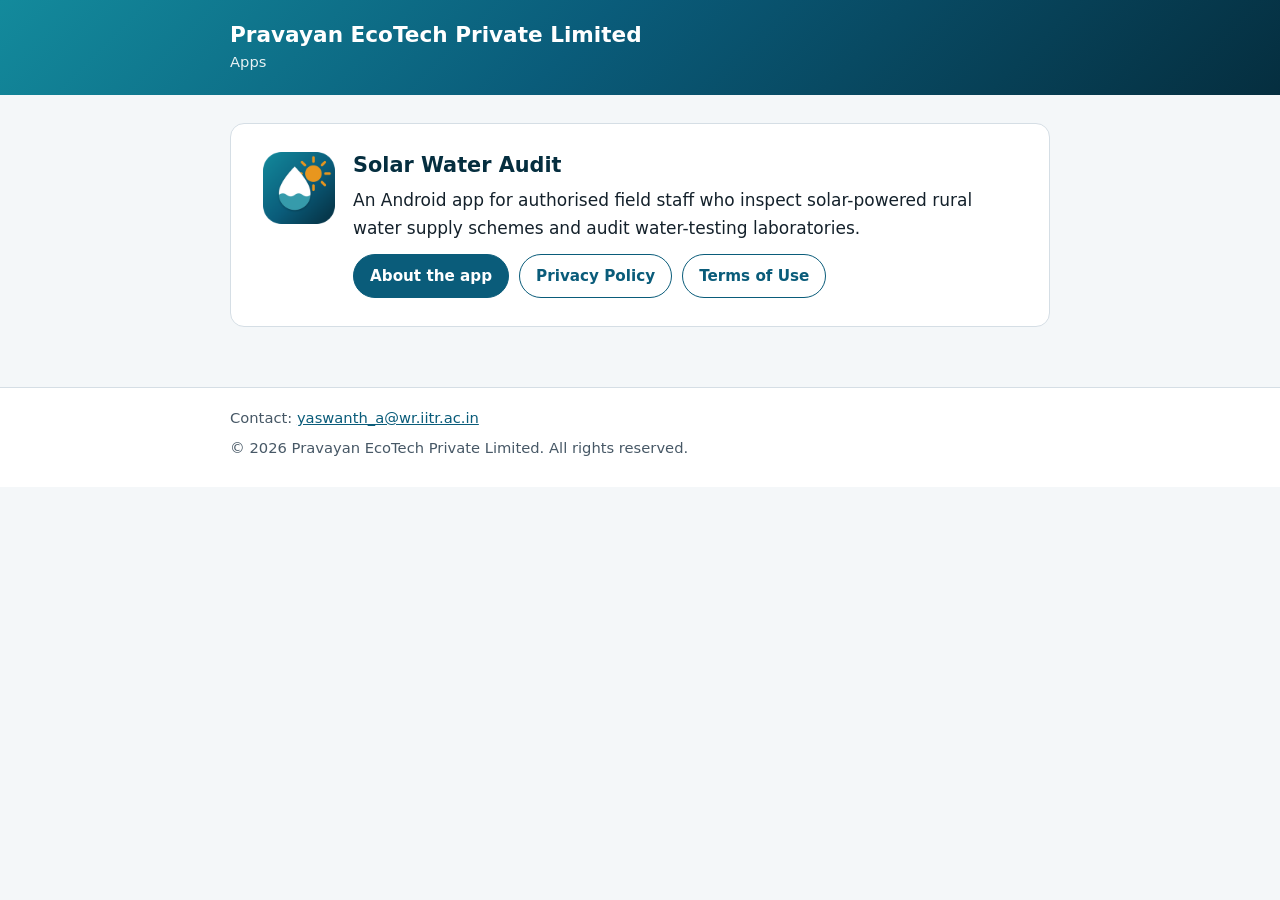
<file: index.html>
<!DOCTYPE html>
<html lang="en">
<head>
  <meta charset="utf-8">
  <meta name="viewport" content="width=device-width, initial-scale=1">
  <title>Pravayan EcoTech Private Limited</title>
  <meta name="description" content="Apps by Pravayan EcoTech Private Limited: Solar Water Audit.">
  <link rel="canonical" href="https://yaswanth-a12.github.io/">
  <link rel="icon" type="image/png" sizes="32x32" href="assets/favicon-32.png">
  <link rel="apple-touch-icon" href="assets/apple-touch-icon.png">
  <link rel="stylesheet" href="assets/site.css">
</head>
<body>
  <a class="skip-link" href="#content">Skip to content</a>
  <header class="site-header">
    <div class="wrap">
      <div>
        <p class="brand-name"><a href="https://yaswanth-a12.github.io/">Pravayan EcoTech Private Limited</a></p>
        <p class="brand-sub">Apps</p>
      </div>
    </div>
  </header>

  <main id="content">
    <div class="wrap">
      <section class="card app-tile" aria-labelledby="swa">
        <img src="assets/app-icon-192.png" alt="Solar Water Audit app icon: a water drop under a rising sun">
        <div>
          <h2 id="swa">Solar Water Audit</h2>
          <p>An Android app for authorised field staff who inspect solar-powered rural water supply schemes and audit water-testing laboratories.</p>
          <div class="links">
            <a class="button primary" href="https://yaswanth-a12.github.io/solar-water-audit/">About the app</a>
            <a class="button" href="https://yaswanth-a12.github.io/solar-water-audit/privacy-policy.html">Privacy Policy</a>
            <a class="button" href="https://yaswanth-a12.github.io/solar-water-audit/terms-of-use.html">Terms of Use</a>
          </div>
        </div>
      </section>
    </div>
  </main>

  <footer class="site-footer">
    <div class="wrap">
      <p>Contact: <a href="mailto:yaswanth_a@wr.iitr.ac.in">yaswanth_a@wr.iitr.ac.in</a></p>
      <p>© 2026 Pravayan EcoTech Private Limited. All rights reserved.</p>
    </div>
  </footer>
</body>
</html>
</file>
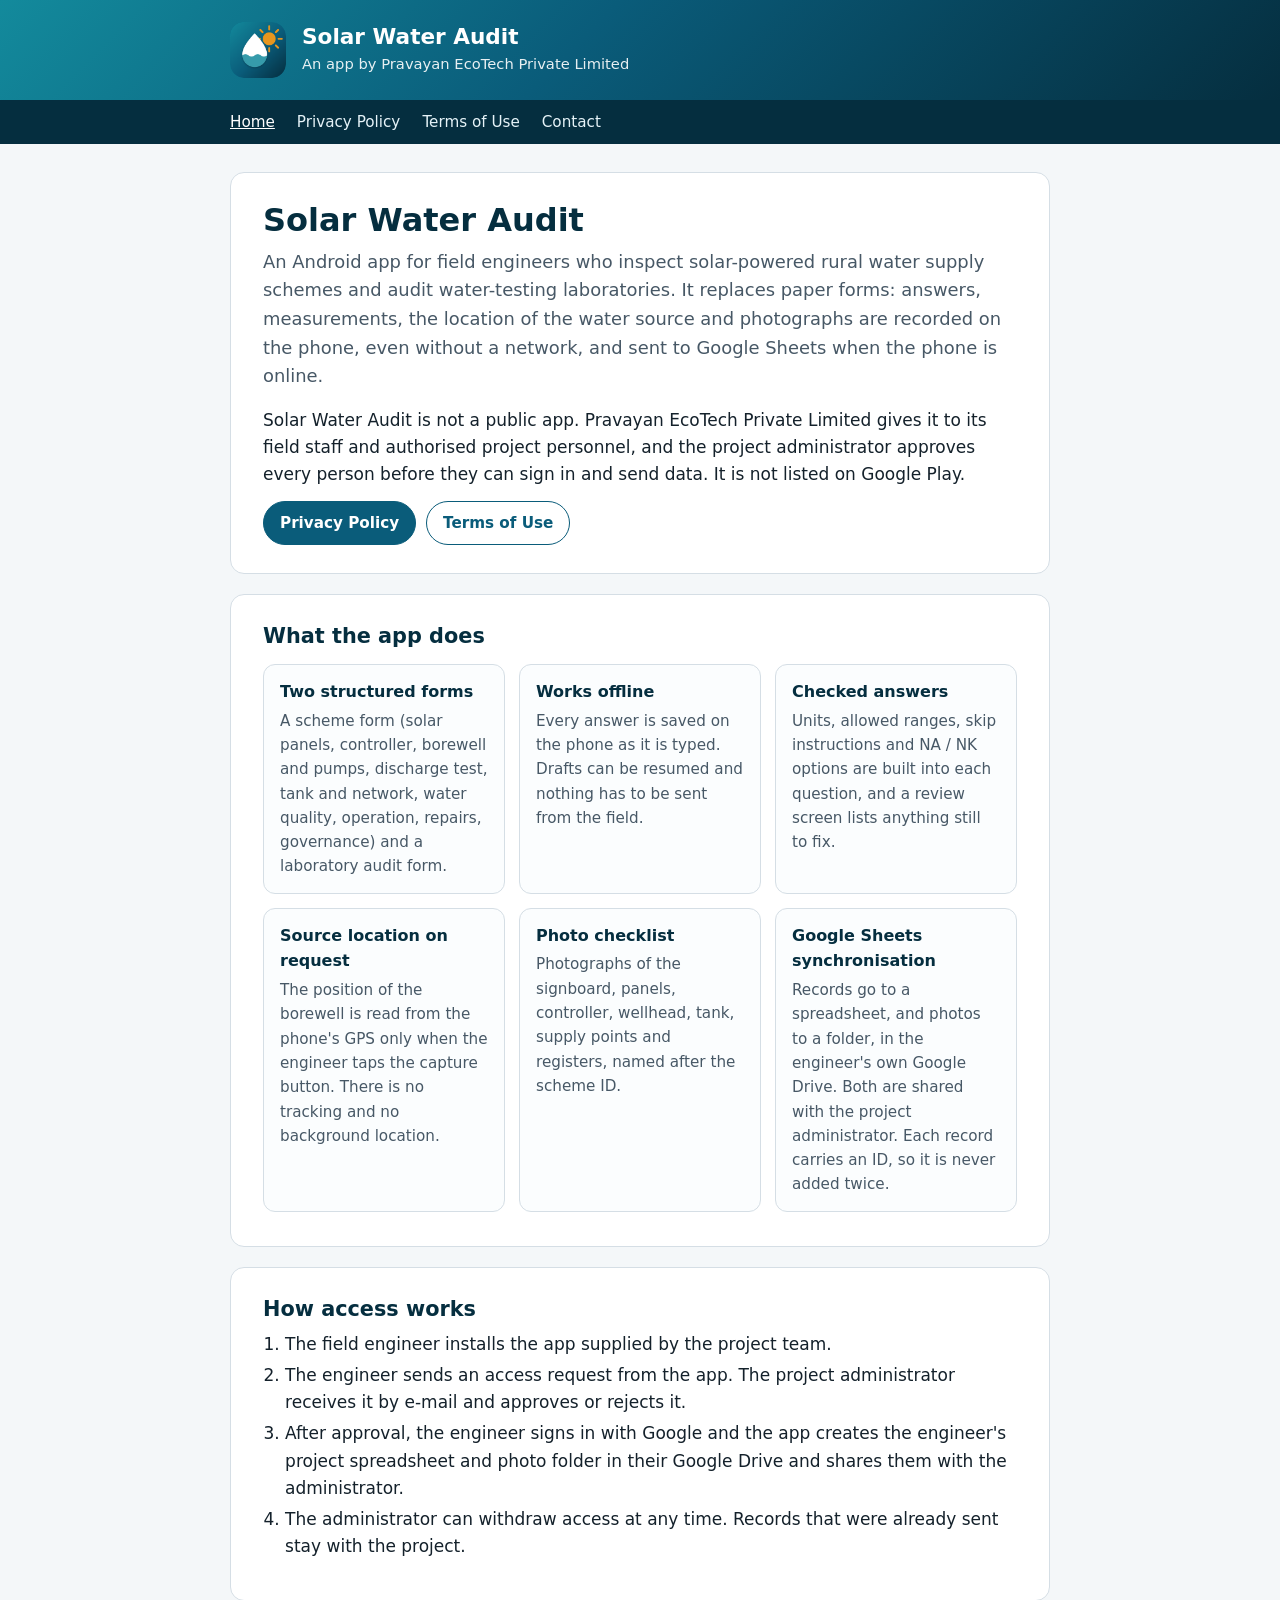
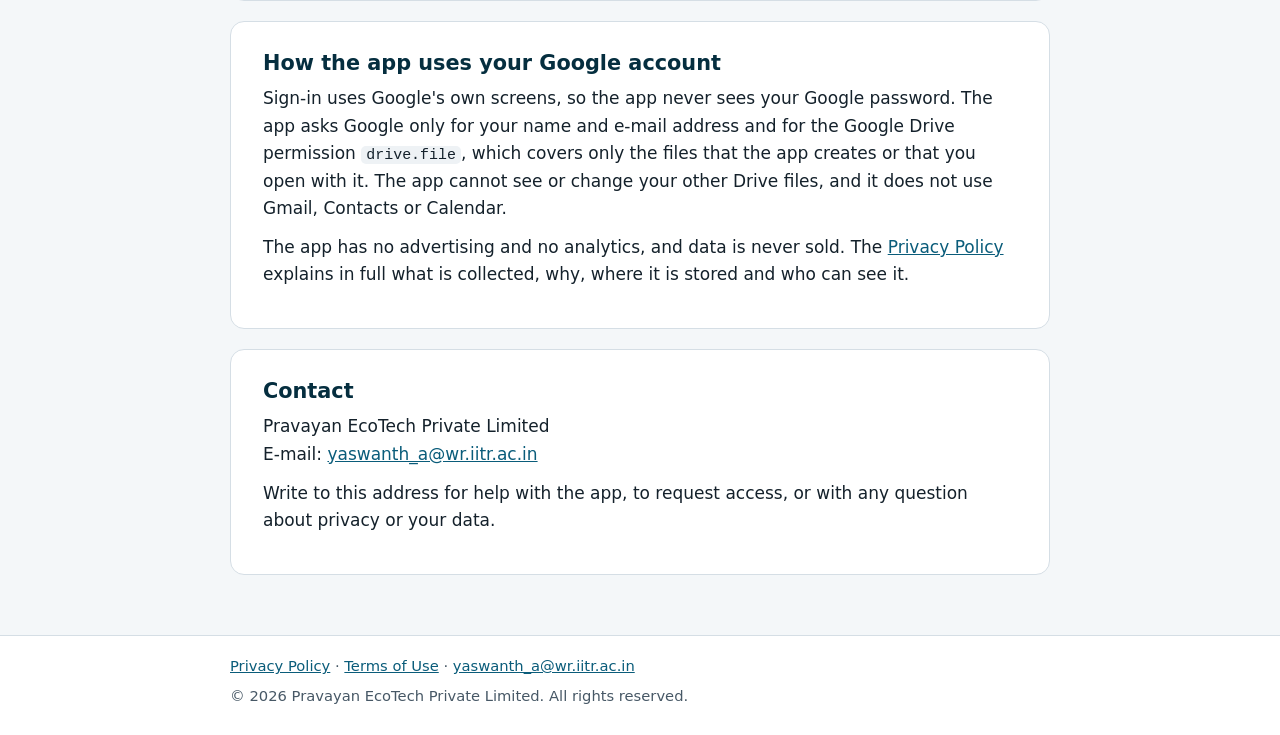
<file: solar-water-audit/index.html>
<!DOCTYPE html>
<html lang="en">
<head>
  <meta charset="utf-8">
  <meta name="viewport" content="width=device-width, initial-scale=1">
  <title>Solar Water Audit – field data collection app | Pravayan EcoTech Private Limited</title>
  <meta name="description" content="Solar Water Audit is an Android app for authorised field staff to record inspections of solar-powered rural water supply schemes and audits of water-testing laboratories, offline, with Google Sheets synchronisation.">
  <link rel="canonical" href="https://yaswanth-a12.github.io/solar-water-audit/">
  <link rel="icon" type="image/png" sizes="32x32" href="../assets/favicon-32.png">
  <link rel="apple-touch-icon" href="../assets/apple-touch-icon.png">
  <link rel="stylesheet" href="../assets/site.css">
</head>
<body>
  <a class="skip-link" href="#content">Skip to content</a>
  <header class="site-header">
    <div class="wrap">
      <img src="../assets/app-icon-192.png" alt="Solar Water Audit app icon: a water drop under a rising sun">
      <div>
        <p class="brand-name"><a href="https://yaswanth-a12.github.io/solar-water-audit/">Solar Water Audit</a></p>
        <p class="brand-sub">An app by Pravayan EcoTech Private Limited</p>
      </div>
    </div>
  </header>
  <nav class="site-nav" aria-label="Main">
    <div class="wrap">
      <a href="https://yaswanth-a12.github.io/solar-water-audit/" aria-current="page">Home</a>
      <a href="https://yaswanth-a12.github.io/solar-water-audit/privacy-policy.html">Privacy Policy</a>
      <a href="https://yaswanth-a12.github.io/solar-water-audit/terms-of-use.html">Terms of Use</a>
      <a href="#contact">Contact</a>
    </div>
  </nav>

  <main id="content">
    <div class="wrap">
      <section class="card">
        <h1>Solar Water Audit</h1>
        <p class="lead">An Android app for field engineers who inspect solar-powered rural water supply schemes and audit water-testing laboratories. It replaces paper forms: answers, measurements, the location of the water source and photographs are recorded on the phone, even without a network, and sent to Google Sheets when the phone is online.</p>
        <p>Solar Water Audit is not a public app. Pravayan EcoTech Private Limited gives it to its field staff and authorised project personnel, and the project administrator approves every person before they can sign in and send data. It is not listed on Google Play.</p>
        <div class="links">
          <a class="button primary" href="https://yaswanth-a12.github.io/solar-water-audit/privacy-policy.html">Privacy Policy</a>
          <a class="button" href="https://yaswanth-a12.github.io/solar-water-audit/terms-of-use.html">Terms of Use</a>
        </div>
      </section>

      <section class="card" aria-labelledby="what">
        <h2 id="what">What the app does</h2>
        <div class="features">
          <div class="feature">
            <h3>Two structured forms</h3>
            <p>A scheme form (solar panels, controller, borewell and pumps, discharge test, tank and network, water quality, operation, repairs, governance) and a laboratory audit form.</p>
          </div>
          <div class="feature">
            <h3>Works offline</h3>
            <p>Every answer is saved on the phone as it is typed. Drafts can be resumed and nothing has to be sent from the field.</p>
          </div>
          <div class="feature">
            <h3>Checked answers</h3>
            <p>Units, allowed ranges, skip instructions and NA / NK options are built into each question, and a review screen lists anything still to fix.</p>
          </div>
          <div class="feature">
            <h3>Source location on request</h3>
            <p>The position of the borewell is read from the phone's GPS only when the engineer taps the capture button. There is no tracking and no background location.</p>
          </div>
          <div class="feature">
            <h3>Photo checklist</h3>
            <p>Photographs of the signboard, panels, controller, wellhead, tank, supply points and registers, named after the scheme ID.</p>
          </div>
          <div class="feature">
            <h3>Google Sheets synchronisation</h3>
            <p>Records go to a spreadsheet, and photos to a folder, in the engineer's own Google Drive. Both are shared with the project administrator. Each record carries an ID, so it is never added twice.</p>
          </div>
        </div>
      </section>

      <section class="card" aria-labelledby="access">
        <h2 id="access">How access works</h2>
        <ol>
          <li>The field engineer installs the app supplied by the project team.</li>
          <li>The engineer sends an access request from the app. The project administrator receives it by e-mail and approves or rejects it.</li>
          <li>After approval, the engineer signs in with Google and the app creates the engineer's project spreadsheet and photo folder in their Google Drive and shares them with the administrator.</li>
          <li>The administrator can withdraw access at any time. Records that were already sent stay with the project.</li>
        </ol>
      </section>

      <section class="card" aria-labelledby="google">
        <h2 id="google">How the app uses your Google account</h2>
        <p>Sign-in uses Google's own screens, so the app never sees your Google password. The app asks Google only for your name and e-mail address and for the Google Drive permission <code>drive.file</code>, which covers only the files that the app creates or that you open with it. The app cannot see or change your other Drive files, and it does not use Gmail, Contacts or Calendar.</p>
        <p>The app has no advertising and no analytics, and data is never sold. The <a href="https://yaswanth-a12.github.io/solar-water-audit/privacy-policy.html">Privacy Policy</a> explains in full what is collected, why, where it is stored and who can see it.</p>
      </section>

      <section class="card" aria-labelledby="contact">
        <h2 id="contact">Contact</h2>
        <p>Pravayan EcoTech Private Limited<br>
        E-mail: <a href="mailto:yaswanth_a@wr.iitr.ac.in">yaswanth_a@wr.iitr.ac.in</a></p>
        <p>Write to this address for help with the app, to request access, or with any question about privacy or your data.</p>
      </section>
    </div>
  </main>

  <footer class="site-footer">
    <div class="wrap">
      <p><a href="https://yaswanth-a12.github.io/solar-water-audit/privacy-policy.html">Privacy Policy</a> · <a href="https://yaswanth-a12.github.io/solar-water-audit/terms-of-use.html">Terms of Use</a> · <a href="mailto:yaswanth_a@wr.iitr.ac.in">yaswanth_a@wr.iitr.ac.in</a></p>
      <p>© 2026 Pravayan EcoTech Private Limited. All rights reserved.</p>
    </div>
  </footer>
</body>
</html>
</file>
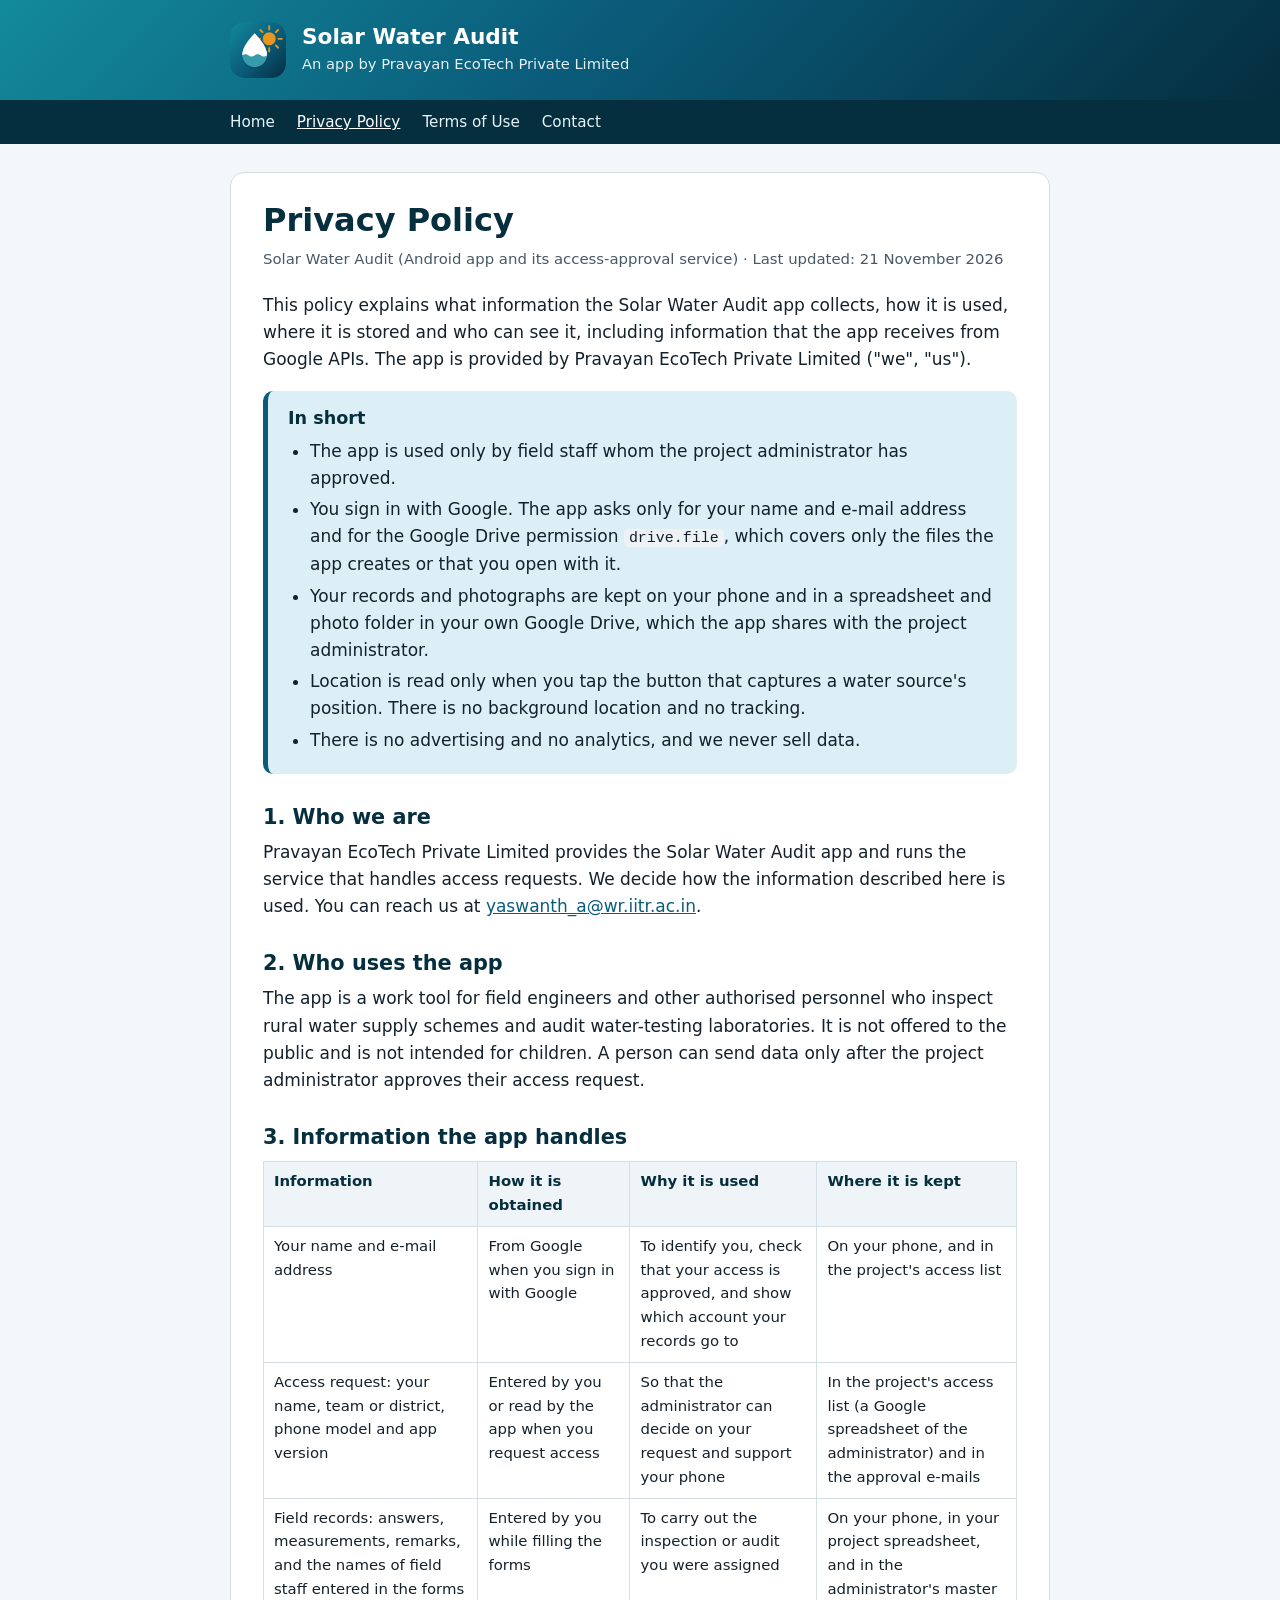
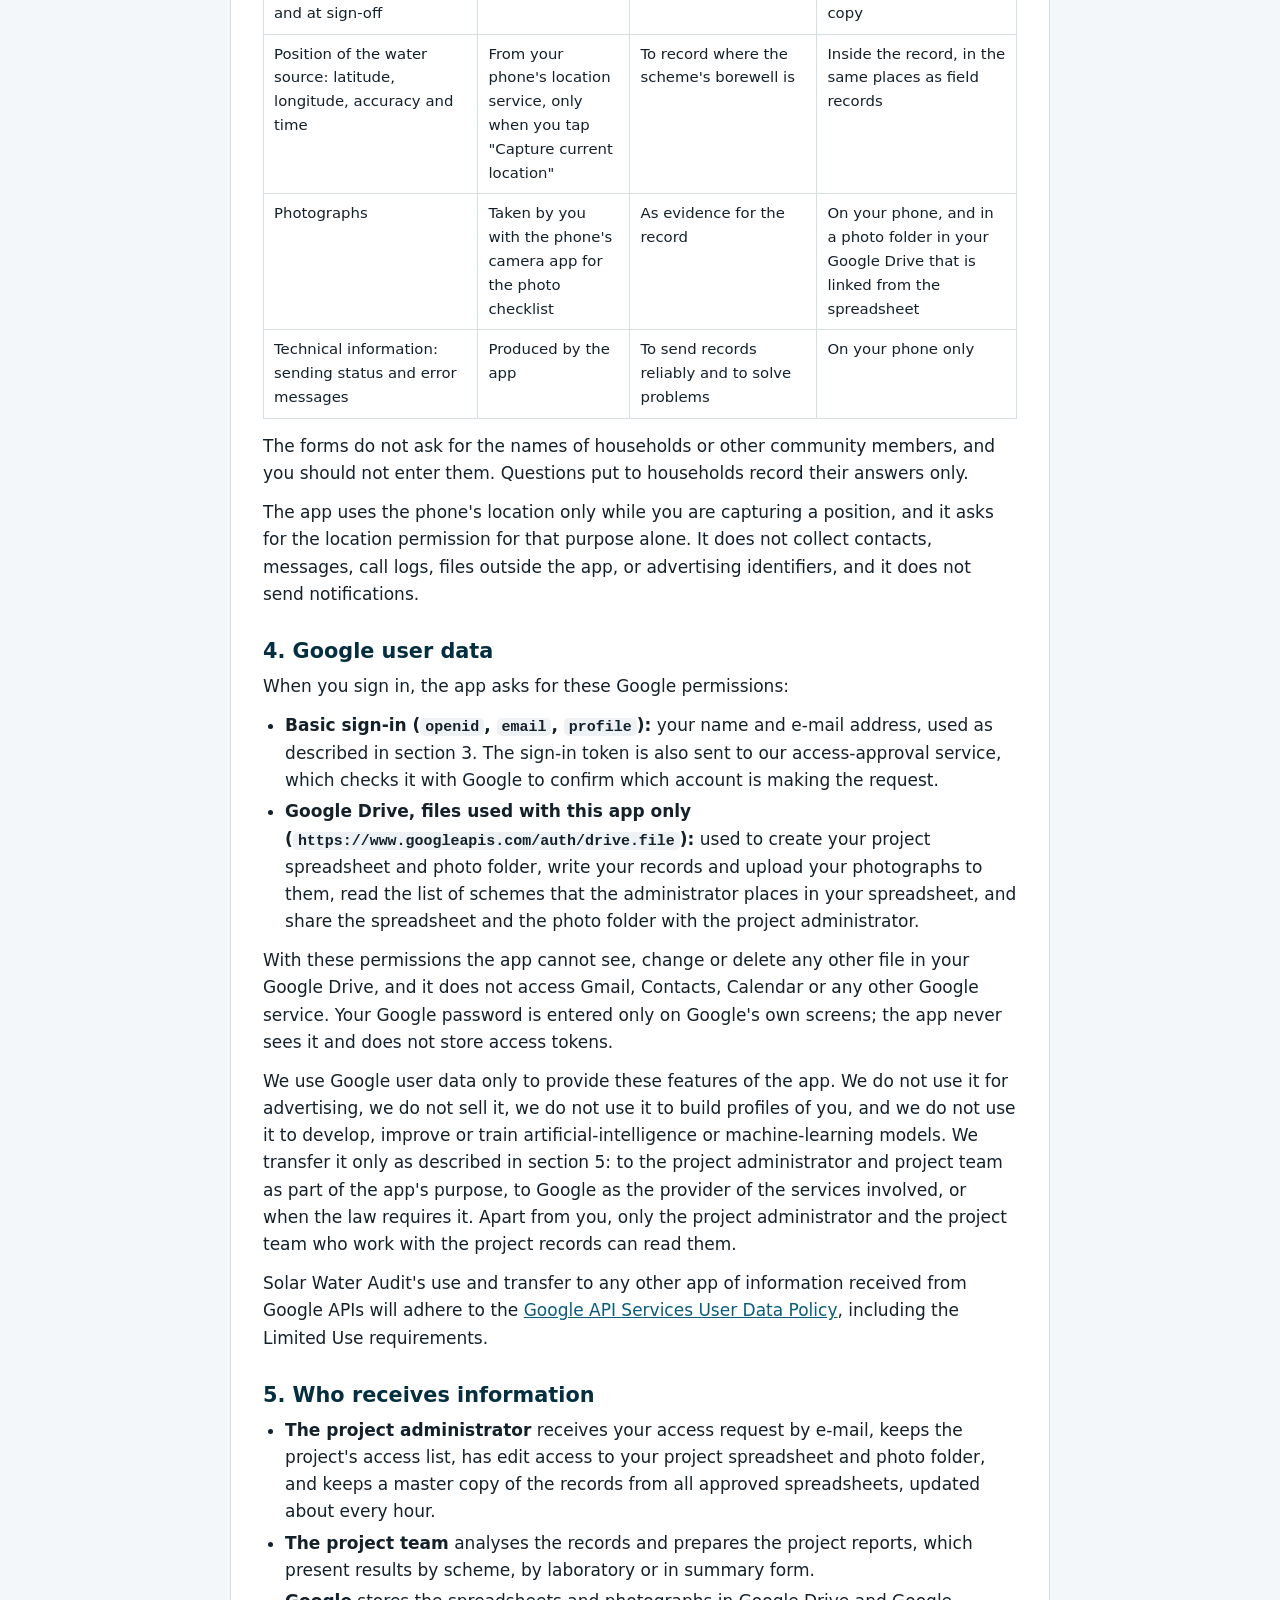
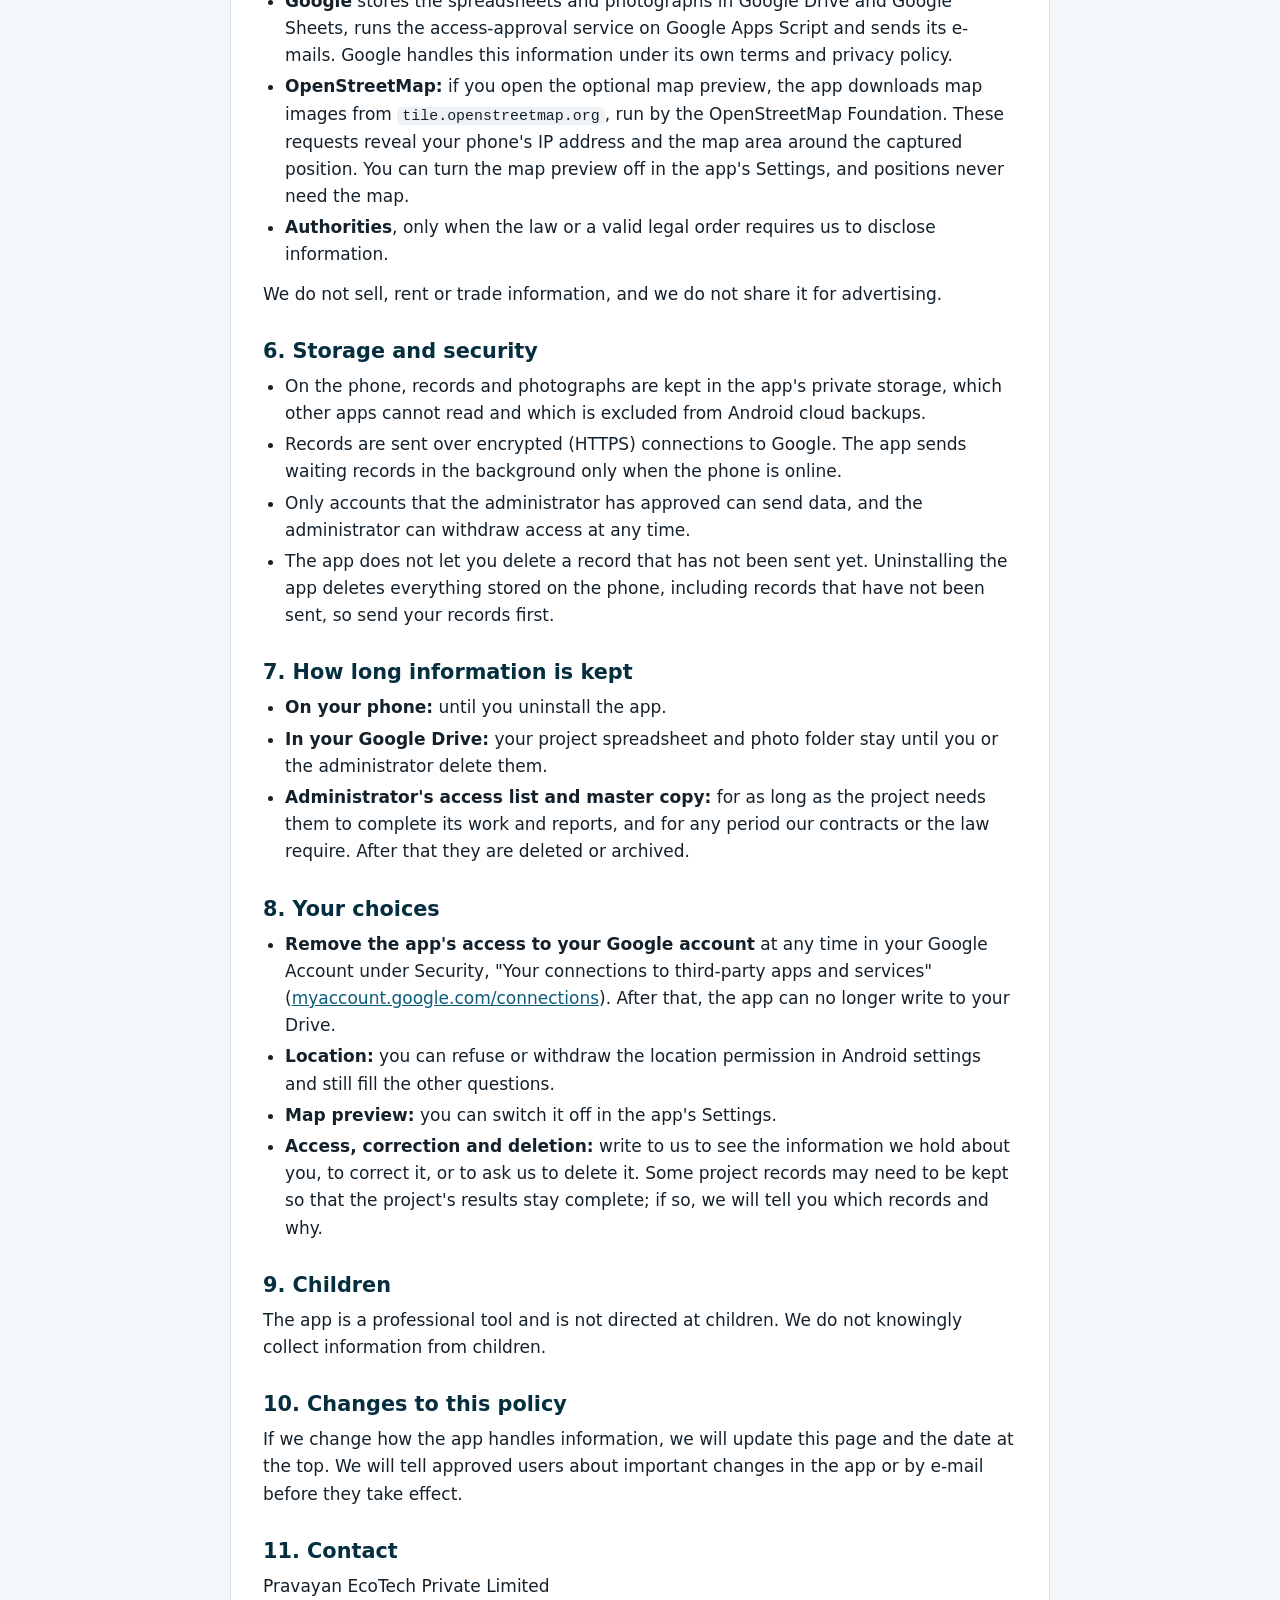
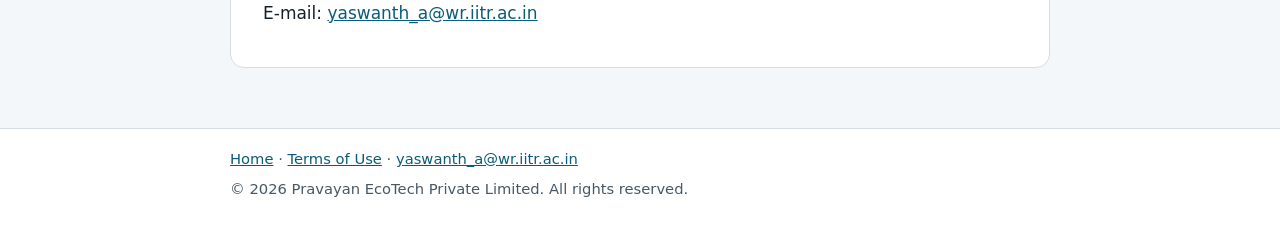
<file: solar-water-audit/privacy-policy.html>
<!DOCTYPE html>
<html lang="en">
<head>
  <meta charset="utf-8">
  <meta name="viewport" content="width=device-width, initial-scale=1">
  <title>Privacy Policy – Solar Water Audit | Pravayan EcoTech Private Limited</title>
  <meta name="description" content="How the Solar Water Audit app collects, uses, stores and shares information, including information received from Google APIs.">
  <link rel="canonical" href="https://yaswanth-a12.github.io/solar-water-audit/privacy-policy.html">
  <link rel="icon" type="image/png" sizes="32x32" href="../assets/favicon-32.png">
  <link rel="apple-touch-icon" href="../assets/apple-touch-icon.png">
  <link rel="stylesheet" href="../assets/site.css">
</head>
<body>
  <a class="skip-link" href="#content">Skip to content</a>
  <header class="site-header">
    <div class="wrap">
      <img src="../assets/app-icon-192.png" alt="Solar Water Audit app icon: a water drop under a rising sun">
      <div>
        <p class="brand-name"><a href="https://yaswanth-a12.github.io/solar-water-audit/">Solar Water Audit</a></p>
        <p class="brand-sub">An app by Pravayan EcoTech Private Limited</p>
      </div>
    </div>
  </header>
  <nav class="site-nav" aria-label="Main">
    <div class="wrap">
      <a href="https://yaswanth-a12.github.io/solar-water-audit/">Home</a>
      <a href="https://yaswanth-a12.github.io/solar-water-audit/privacy-policy.html" aria-current="page">Privacy Policy</a>
      <a href="https://yaswanth-a12.github.io/solar-water-audit/terms-of-use.html">Terms of Use</a>
      <a href="#contact">Contact</a>
    </div>
  </nav>

  <main id="content">
    <div class="wrap">
      <article class="card">
        <h1>Privacy Policy</h1>
        <p class="meta">Solar Water Audit (Android app and its access-approval service) · Last updated: 21 November 2026</p>
        <p>This policy explains what information the Solar Water Audit app collects, how it is used, where it is stored and who can see it, including information that the app receives from Google APIs. The app is provided by Pravayan EcoTech Private Limited ("we", "us").</p>

        <div class="summary">
          <h2>In short</h2>
          <ul>
            <li>The app is used only by field staff whom the project administrator has approved.</li>
            <li>You sign in with Google. The app asks only for your name and e-mail address and for the Google Drive permission <code>drive.file</code>, which covers only the files the app creates or that you open with it.</li>
            <li>Your records and photographs are kept on your phone and in a spreadsheet and photo folder in your own Google Drive, which the app shares with the project administrator.</li>
            <li>Location is read only when you tap the button that captures a water source's position. There is no background location and no tracking.</li>
            <li>There is no advertising and no analytics, and we never sell data.</li>
          </ul>
        </div>

        <h2 id="who-we-are">1. Who we are</h2>
        <p>Pravayan EcoTech Private Limited provides the Solar Water Audit app and runs the service that handles access requests. We decide how the information described here is used. You can reach us at <a href="mailto:yaswanth_a@wr.iitr.ac.in">yaswanth_a@wr.iitr.ac.in</a>.</p>

        <h2 id="who-uses">2. Who uses the app</h2>
        <p>The app is a work tool for field engineers and other authorised personnel who inspect rural water supply schemes and audit water-testing laboratories. It is not offered to the public and is not intended for children. A person can send data only after the project administrator approves their access request.</p>

        <h2 id="information">3. Information the app handles</h2>
        <div class="table-wrap">
          <table>
            <thead>
              <tr><th scope="col">Information</th><th scope="col">How it is obtained</th><th scope="col">Why it is used</th><th scope="col">Where it is kept</th></tr>
            </thead>
            <tbody>
              <tr>
                <td>Your name and e-mail address</td>
                <td>From Google when you sign in with Google</td>
                <td>To identify you, check that your access is approved, and show which account your records go to</td>
                <td>On your phone, and in the project's access list</td>
              </tr>
              <tr>
                <td>Access request: your name, team or district, phone model and app version</td>
                <td>Entered by you or read by the app when you request access</td>
                <td>So that the administrator can decide on your request and support your phone</td>
                <td>In the project's access list (a Google spreadsheet of the administrator) and in the approval e-mails</td>
              </tr>
              <tr>
                <td>Field records: answers, measurements, remarks, and the names of field staff entered in the forms and at sign-off</td>
                <td>Entered by you while filling the forms</td>
                <td>To carry out the inspection or audit you were assigned</td>
                <td>On your phone, in your project spreadsheet, and in the administrator's master copy</td>
              </tr>
              <tr>
                <td>Position of the water source: latitude, longitude, accuracy and time</td>
                <td>From your phone's location service, only when you tap "Capture current location"</td>
                <td>To record where the scheme's borewell is</td>
                <td>Inside the record, in the same places as field records</td>
              </tr>
              <tr>
                <td>Photographs</td>
                <td>Taken by you with the phone's camera app for the photo checklist</td>
                <td>As evidence for the record</td>
                <td>On your phone, and in a photo folder in your Google Drive that is linked from the spreadsheet</td>
              </tr>
              <tr>
                <td>Technical information: sending status and error messages</td>
                <td>Produced by the app</td>
                <td>To send records reliably and to solve problems</td>
                <td>On your phone only</td>
              </tr>
            </tbody>
          </table>
        </div>
        <p>The forms do not ask for the names of households or other community members, and you should not enter them. Questions put to households record their answers only.</p>
        <p>The app uses the phone's location only while you are capturing a position, and it asks for the location permission for that purpose alone. It does not collect contacts, messages, call logs, files outside the app, or advertising identifiers, and it does not send notifications.</p>

        <h2 id="google-data">4. Google user data</h2>
        <p>When you sign in, the app asks for these Google permissions:</p>
        <ul>
          <li><strong>Basic sign-in (<code>openid</code>, <code>email</code>, <code>profile</code>):</strong> your name and e-mail address, used as described in section 3. The sign-in token is also sent to our access-approval service, which checks it with Google to confirm which account is making the request.</li>
          <li><strong>Google Drive, files used with this app only (<code>https://www.googleapis.com/auth/drive.file</code>):</strong> used to create your project spreadsheet and photo folder, write your records and upload your photographs to them, read the list of schemes that the administrator places in your spreadsheet, and share the spreadsheet and the photo folder with the project administrator.</li>
        </ul>
        <p>With these permissions the app cannot see, change or delete any other file in your Google Drive, and it does not access Gmail, Contacts, Calendar or any other Google service. Your Google password is entered only on Google's own screens; the app never sees it and does not store access tokens.</p>
        <p>We use Google user data only to provide these features of the app. We do not use it for advertising, we do not sell it, we do not use it to build profiles of you, and we do not use it to develop, improve or train artificial-intelligence or machine-learning models. We transfer it only as described in section 5: to the project administrator and project team as part of the app's purpose, to Google as the provider of the services involved, or when the law requires it. Apart from you, only the project administrator and the project team who work with the project records can read them.</p>
        <p>Solar Water Audit's use and transfer to any other app of information received from Google APIs will adhere to the <a href="https://developers.google.com/terms/api-services-user-data-policy">Google API Services User Data Policy</a>, including the Limited Use requirements.</p>

        <h2 id="sharing">5. Who receives information</h2>
        <ul>
          <li><strong>The project administrator</strong> receives your access request by e-mail, keeps the project's access list, has edit access to your project spreadsheet and photo folder, and keeps a master copy of the records from all approved spreadsheets, updated about every hour.</li>
          <li><strong>The project team</strong> analyses the records and prepares the project reports, which present results by scheme, by laboratory or in summary form.</li>
          <li><strong>Google</strong> stores the spreadsheets and photographs in Google Drive and Google Sheets, runs the access-approval service on Google Apps Script and sends its e-mails. Google handles this information under its own terms and privacy policy.</li>
          <li><strong>OpenStreetMap:</strong> if you open the optional map preview, the app downloads map images from <code>tile.openstreetmap.org</code>, run by the OpenStreetMap Foundation. These requests reveal your phone's IP address and the map area around the captured position. You can turn the map preview off in the app's Settings, and positions never need the map.</li>
          <li><strong>Authorities</strong>, only when the law or a valid legal order requires us to disclose information.</li>
        </ul>
        <p>We do not sell, rent or trade information, and we do not share it for advertising.</p>

        <h2 id="storage">6. Storage and security</h2>
        <ul>
          <li>On the phone, records and photographs are kept in the app's private storage, which other apps cannot read and which is excluded from Android cloud backups.</li>
          <li>Records are sent over encrypted (HTTPS) connections to Google. The app sends waiting records in the background only when the phone is online.</li>
          <li>Only accounts that the administrator has approved can send data, and the administrator can withdraw access at any time.</li>
          <li>The app does not let you delete a record that has not been sent yet. Uninstalling the app deletes everything stored on the phone, including records that have not been sent, so send your records first.</li>
        </ul>

        <h2 id="retention">7. How long information is kept</h2>
        <ul>
          <li><strong>On your phone:</strong> until you uninstall the app.</li>
          <li><strong>In your Google Drive:</strong> your project spreadsheet and photo folder stay until you or the administrator delete them.</li>
          <li><strong>Administrator's access list and master copy:</strong> for as long as the project needs them to complete its work and reports, and for any period our contracts or the law require. After that they are deleted or archived.</li>
        </ul>

        <h2 id="choices">8. Your choices</h2>
        <ul>
          <li><strong>Remove the app's access to your Google account</strong> at any time in your Google Account under Security, "Your connections to third-party apps and services" (<a href="https://myaccount.google.com/connections">myaccount.google.com/connections</a>). After that, the app can no longer write to your Drive.</li>
          <li><strong>Location:</strong> you can refuse or withdraw the location permission in Android settings and still fill the other questions.</li>
          <li><strong>Map preview:</strong> you can switch it off in the app's Settings.</li>
          <li><strong>Access, correction and deletion:</strong> write to us to see the information we hold about you, to correct it, or to ask us to delete it. Some project records may need to be kept so that the project's results stay complete; if so, we will tell you which records and why.</li>
        </ul>

        <h2 id="children">9. Children</h2>
        <p>The app is a professional tool and is not directed at children. We do not knowingly collect information from children.</p>

        <h2 id="changes">10. Changes to this policy</h2>
        <p>If we change how the app handles information, we will update this page and the date at the top. We will tell approved users about important changes in the app or by e-mail before they take effect.</p>

        <h2 id="contact">11. Contact</h2>
        <p>Pravayan EcoTech Private Limited<br>
        E-mail: <a href="mailto:yaswanth_a@wr.iitr.ac.in">yaswanth_a@wr.iitr.ac.in</a></p>
      </article>
    </div>
  </main>

  <footer class="site-footer">
    <div class="wrap">
      <p><a href="https://yaswanth-a12.github.io/solar-water-audit/">Home</a> · <a href="https://yaswanth-a12.github.io/solar-water-audit/terms-of-use.html">Terms of Use</a> · <a href="mailto:yaswanth_a@wr.iitr.ac.in">yaswanth_a@wr.iitr.ac.in</a></p>
      <p>© 2026 Pravayan EcoTech Private Limited. All rights reserved.</p>
    </div>
  </footer>
</body>
</html>
</file>
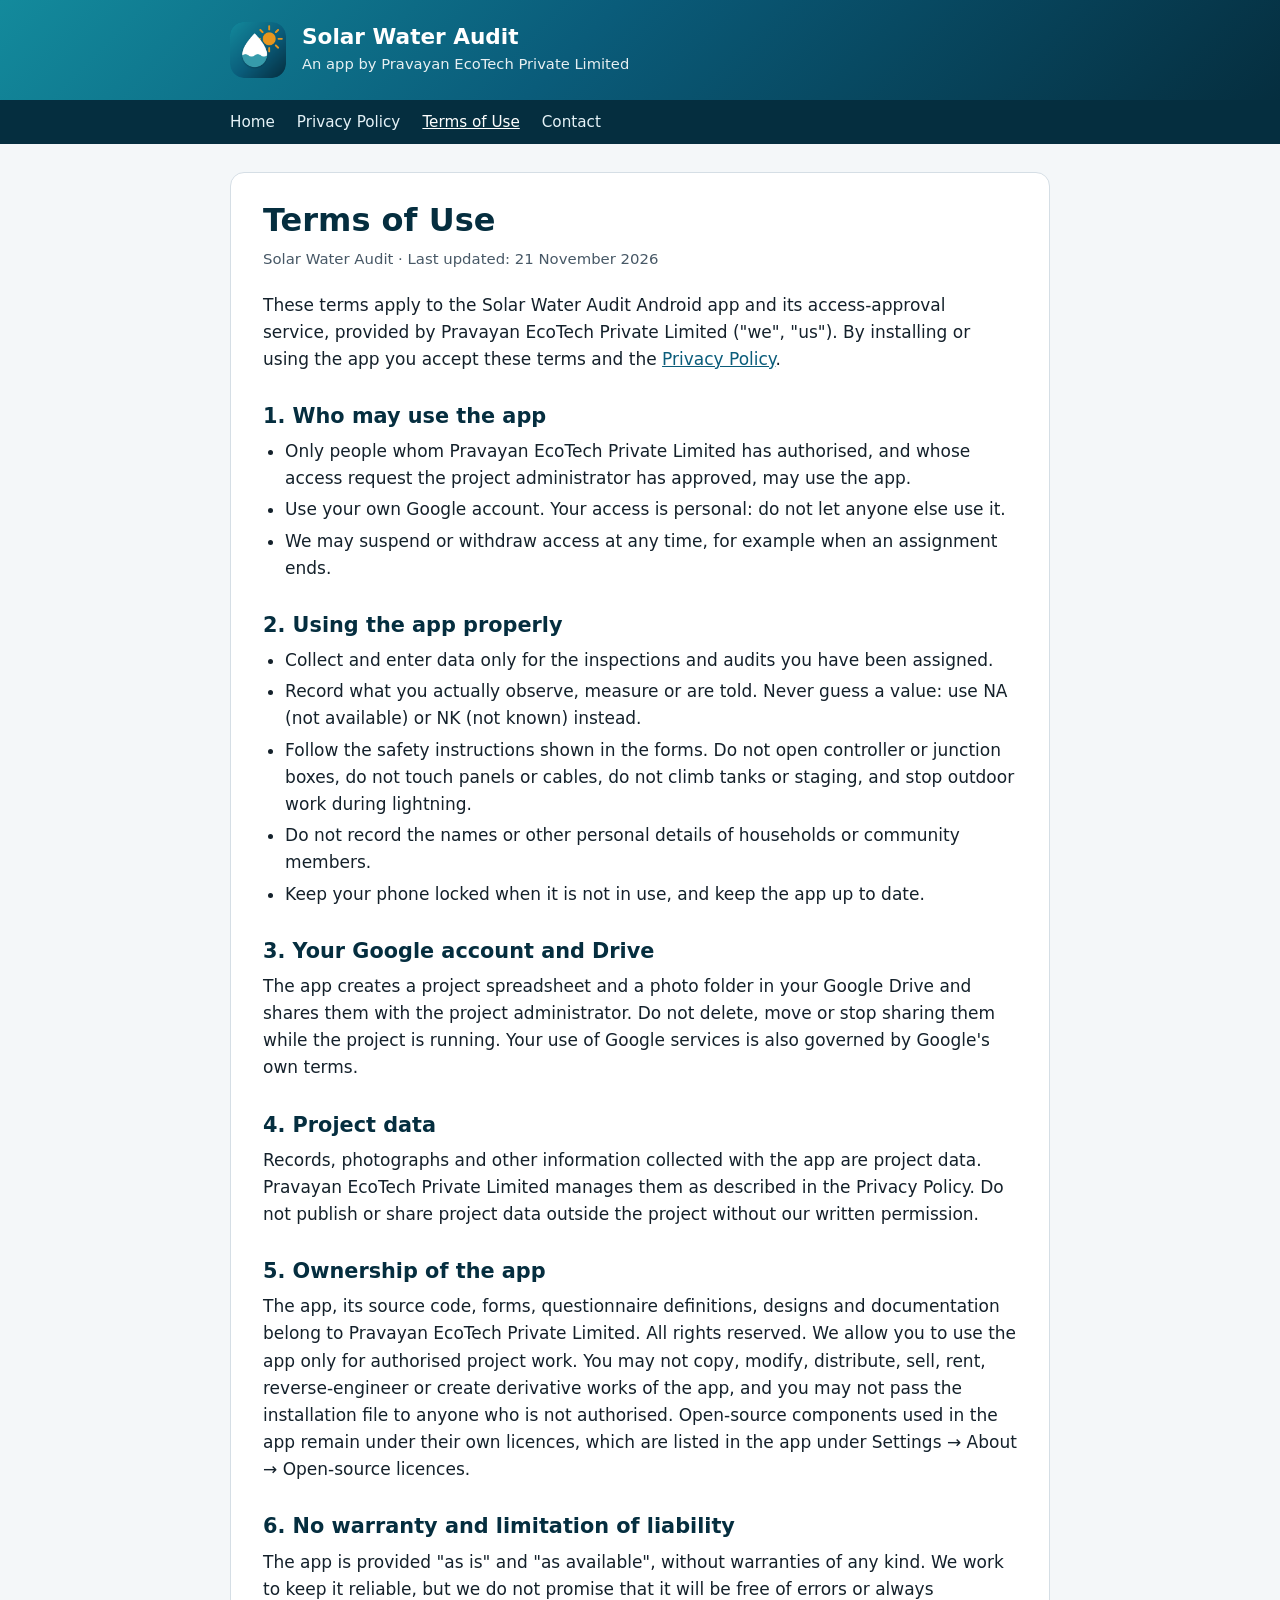
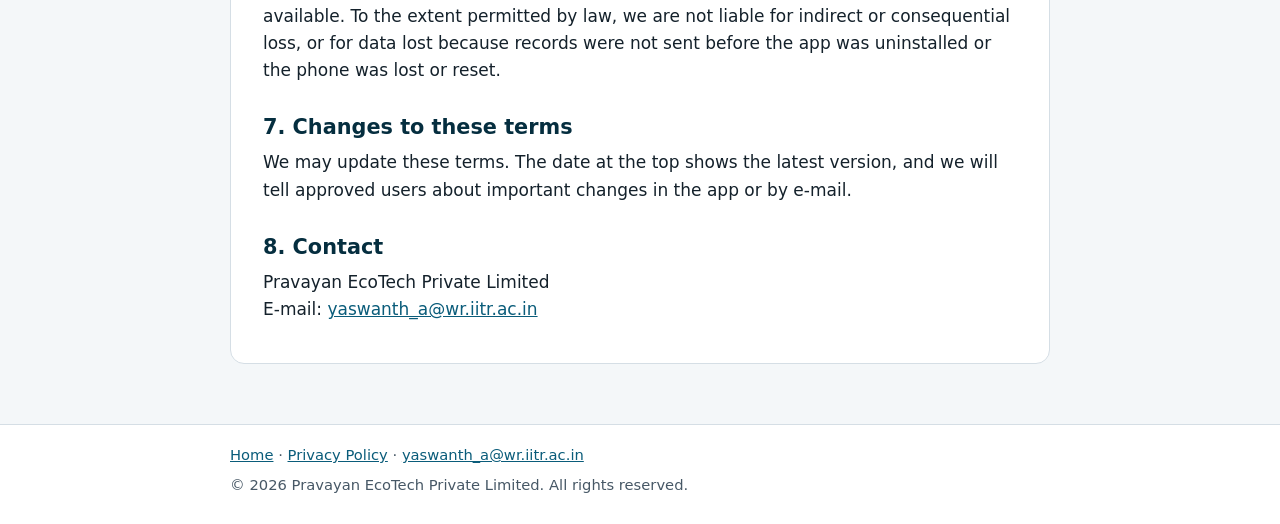
<file: solar-water-audit/terms-of-use.html>
<!DOCTYPE html>
<html lang="en">
<head>
  <meta charset="utf-8">
  <meta name="viewport" content="width=device-width, initial-scale=1">
  <title>Terms of Use – Solar Water Audit | Pravayan EcoTech Private Limited</title>
  <meta name="description" content="Terms of use of the Solar Water Audit app provided by Pravayan EcoTech Private Limited.">
  <link rel="canonical" href="https://yaswanth-a12.github.io/solar-water-audit/terms-of-use.html">
  <link rel="icon" type="image/png" sizes="32x32" href="../assets/favicon-32.png">
  <link rel="apple-touch-icon" href="../assets/apple-touch-icon.png">
  <link rel="stylesheet" href="../assets/site.css">
</head>
<body>
  <a class="skip-link" href="#content">Skip to content</a>
  <header class="site-header">
    <div class="wrap">
      <img src="../assets/app-icon-192.png" alt="Solar Water Audit app icon: a water drop under a rising sun">
      <div>
        <p class="brand-name"><a href="https://yaswanth-a12.github.io/solar-water-audit/">Solar Water Audit</a></p>
        <p class="brand-sub">An app by Pravayan EcoTech Private Limited</p>
      </div>
    </div>
  </header>
  <nav class="site-nav" aria-label="Main">
    <div class="wrap">
      <a href="https://yaswanth-a12.github.io/solar-water-audit/">Home</a>
      <a href="https://yaswanth-a12.github.io/solar-water-audit/privacy-policy.html">Privacy Policy</a>
      <a href="https://yaswanth-a12.github.io/solar-water-audit/terms-of-use.html" aria-current="page">Terms of Use</a>
      <a href="#contact">Contact</a>
    </div>
  </nav>

  <main id="content">
    <div class="wrap">
      <article class="card">
        <h1>Terms of Use</h1>
        <p class="meta">Solar Water Audit · Last updated: 21 November 2026</p>
        <p>These terms apply to the Solar Water Audit Android app and its access-approval service, provided by Pravayan EcoTech Private Limited ("we", "us"). By installing or using the app you accept these terms and the <a href="https://yaswanth-a12.github.io/solar-water-audit/privacy-policy.html">Privacy Policy</a>.</p>

        <h2 id="who-may-use">1. Who may use the app</h2>
        <ul>
          <li>Only people whom Pravayan EcoTech Private Limited has authorised, and whose access request the project administrator has approved, may use the app.</li>
          <li>Use your own Google account. Your access is personal: do not let anyone else use it.</li>
          <li>We may suspend or withdraw access at any time, for example when an assignment ends.</li>
        </ul>

        <h2 id="proper-use">2. Using the app properly</h2>
        <ul>
          <li>Collect and enter data only for the inspections and audits you have been assigned.</li>
          <li>Record what you actually observe, measure or are told. Never guess a value: use NA (not available) or NK (not known) instead.</li>
          <li>Follow the safety instructions shown in the forms. Do not open controller or junction boxes, do not touch panels or cables, do not climb tanks or staging, and stop outdoor work during lightning.</li>
          <li>Do not record the names or other personal details of households or community members.</li>
          <li>Keep your phone locked when it is not in use, and keep the app up to date.</li>
        </ul>

        <h2 id="google">3. Your Google account and Drive</h2>
        <p>The app creates a project spreadsheet and a photo folder in your Google Drive and shares them with the project administrator. Do not delete, move or stop sharing them while the project is running. Your use of Google services is also governed by Google's own terms.</p>

        <h2 id="project-data">4. Project data</h2>
        <p>Records, photographs and other information collected with the app are project data. Pravayan EcoTech Private Limited manages them as described in the Privacy Policy. Do not publish or share project data outside the project without our written permission.</p>

        <h2 id="ownership">5. Ownership of the app</h2>
        <p>The app, its source code, forms, questionnaire definitions, designs and documentation belong to Pravayan EcoTech Private Limited. All rights reserved. We allow you to use the app only for authorised project work. You may not copy, modify, distribute, sell, rent, reverse-engineer or create derivative works of the app, and you may not pass the installation file to anyone who is not authorised. Open-source components used in the app remain under their own licences, which are listed in the app under Settings → About → Open-source licences.</p>

        <h2 id="warranty">6. No warranty and limitation of liability</h2>
        <p>The app is provided "as is" and "as available", without warranties of any kind. We work to keep it reliable, but we do not promise that it will be free of errors or always available. To the extent permitted by law, we are not liable for indirect or consequential loss, or for data lost because records were not sent before the app was uninstalled or the phone was lost or reset.</p>

        <h2 id="changes">7. Changes to these terms</h2>
        <p>We may update these terms. The date at the top shows the latest version, and we will tell approved users about important changes in the app or by e-mail.</p>

        <h2 id="contact">8. Contact</h2>
        <p>Pravayan EcoTech Private Limited<br>
        E-mail: <a href="mailto:yaswanth_a@wr.iitr.ac.in">yaswanth_a@wr.iitr.ac.in</a></p>
      </article>
    </div>
  </main>

  <footer class="site-footer">
    <div class="wrap">
      <p><a href="https://yaswanth-a12.github.io/solar-water-audit/">Home</a> · <a href="https://yaswanth-a12.github.io/solar-water-audit/privacy-policy.html">Privacy Policy</a> · <a href="mailto:yaswanth_a@wr.iitr.ac.in">yaswanth_a@wr.iitr.ac.in</a></p>
      <p>© 2026 Pravayan EcoTech Private Limited. All rights reserved.</p>
    </div>
  </footer>
</body>
</html>
</file>
<file: assets/site.css>
/* Shared style for the Pravayan EcoTech Private Limited pages.
   Colours follow the Solar Water Audit app: aquifer blue, lagoon, solar amber. */
:root {
  --aquifer: #0a5c7a;
  --aquifer-deep: #052e3f;
  --lagoon: #138a9c;
  --solar: #e8961e;
  --ink: #14212b;
  --ink-soft: #475866;
  --line: #d5dee5;
  --canvas: #f4f7f9;
  --surface: #ffffff;
  --tint: #ddeff6;
  --radius: 14px;
}

*, *::before, *::after { box-sizing: border-box; }

html { -webkit-text-size-adjust: 100%; }

body {
  margin: 0;
  background: var(--canvas);
  color: var(--ink);
  font-family: system-ui, -apple-system, "Segoe UI", Roboto, "Noto Sans", "Helvetica Neue", Arial, sans-serif;
  font-size: 17px;
  line-height: 1.6;
}

a { color: var(--aquifer); }
a:hover { color: var(--aquifer-deep); }
a:focus-visible { outline: 3px solid var(--solar); outline-offset: 2px; border-radius: 4px; }

.skip-link {
  position: absolute; left: -9999px; top: 0;
  background: var(--surface); padding: 8px 12px; z-index: 10;
}
.skip-link:focus { left: 12px; top: 12px; }

/* Header band */
.site-header {
  background: linear-gradient(135deg, #138a9c 0%, #0a5c7a 45%, #052e3f 100%);
  color: #fff;
}
.site-header .wrap {
  display: flex; align-items: center; gap: 16px;
  padding-top: 22px; padding-bottom: 22px;
}
.site-header img { width: 56px; height: 56px; border-radius: 14px; flex: none; }
.brand-name { font-size: 1.35rem; font-weight: 700; line-height: 1.2; margin: 0; }
.brand-name a { color: #fff; text-decoration: none; }
.brand-sub { margin: 2px 0 0; font-size: 0.92rem; opacity: 0.9; }

.site-nav { background: var(--aquifer-deep); }
.site-nav .wrap { display: flex; flex-wrap: wrap; gap: 4px 22px; padding-top: 10px; padding-bottom: 10px; }
.site-nav a { color: #e6f3f8; text-decoration: none; font-size: 0.95rem; }
.site-nav a:hover, .site-nav a[aria-current="page"] { color: #fff; text-decoration: underline; }

.wrap { max-width: 860px; margin: 0 auto; padding-left: 20px; padding-right: 20px; }

main { padding: 28px 0 40px; }

.card {
  background: var(--surface);
  border: 1px solid var(--line);
  border-radius: var(--radius);
  padding: 28px 32px;
  margin-bottom: 20px;
}

h1 { font-size: 2rem; line-height: 1.2; margin: 0 0 8px; color: var(--aquifer-deep); }
h2 { font-size: 1.3rem; line-height: 1.3; margin: 30px 0 8px; color: var(--aquifer-deep); }
h3 { font-size: 1.05rem; margin: 20px 0 6px; }
.card > h2:first-child { margin-top: 0; }
p { margin: 0 0 12px; }
ul, ol { margin: 0 0 12px; padding-left: 1.3em; }
li { margin: 4px 0; }

.lead { font-size: 1.12rem; color: var(--ink-soft); margin-bottom: 16px; }
.meta { color: var(--ink-soft); font-size: 0.93rem; margin-bottom: 20px; }

.summary {
  background: var(--tint);
  border-left: 5px solid var(--aquifer);
  border-radius: 10px;
  padding: 16px 20px;
  margin: 18px 0 8px;
}
.summary h2 { margin-top: 0; font-size: 1.1rem; }
.summary ul { margin-bottom: 0; }

.features { display: grid; grid-template-columns: repeat(auto-fit, minmax(230px, 1fr)); gap: 14px; margin: 14px 0 6px; }
.feature { border: 1px solid var(--line); border-radius: 12px; padding: 14px 16px; background: #fbfdfe; }
.feature h3 { margin: 0 0 4px; font-size: 1rem; color: var(--aquifer-deep); }
.feature p { margin: 0; font-size: 0.95rem; color: var(--ink-soft); }

.table-wrap { overflow-x: auto; margin: 10px 0 14px; }
table { border-collapse: collapse; width: 100%; font-size: 0.93rem; }
th, td { border: 1px solid var(--line); padding: 8px 10px; text-align: left; vertical-align: top; }
th { background: #eef4f7; color: var(--aquifer-deep); }

code { font-family: ui-monospace, "SFMono-Regular", Consolas, "Liberation Mono", monospace; font-size: 0.88em; background: #eef2f5; padding: 1px 5px; border-radius: 5px; overflow-wrap: anywhere; }

.links { display: flex; flex-wrap: wrap; gap: 10px; margin-top: 6px; }
.button {
  display: inline-block; padding: 9px 16px; border-radius: 999px;
  border: 1px solid var(--aquifer); color: var(--aquifer); text-decoration: none; font-weight: 600; font-size: 0.95rem;
}
.button.primary { background: var(--aquifer); color: #fff; }
.button:hover { background: var(--aquifer-deep); border-color: var(--aquifer-deep); color: #fff; }

.app-tile { display: flex; gap: 18px; align-items: flex-start; }
.app-tile img { width: 72px; height: 72px; border-radius: 16px; flex: none; }
.app-tile h2 { margin-top: 0; }

.site-footer { border-top: 1px solid var(--line); background: var(--surface); color: var(--ink-soft); font-size: 0.92rem; }
.site-footer .wrap { padding-top: 18px; padding-bottom: 22px; }
.site-footer p { margin: 0 0 6px; }

@media (max-width: 600px) {
  body { font-size: 16px; }
  .card { padding: 20px 18px; }
  h1 { font-size: 1.6rem; }
  .site-header img { width: 46px; height: 46px; }
  .app-tile { flex-direction: column; }
}

@media print {
  .site-nav, .skip-link { display: none; }
  .site-header { background: none; color: var(--ink); }
  .brand-name a { color: var(--ink); }
  .card { border: none; padding: 0; }
}
</file>
